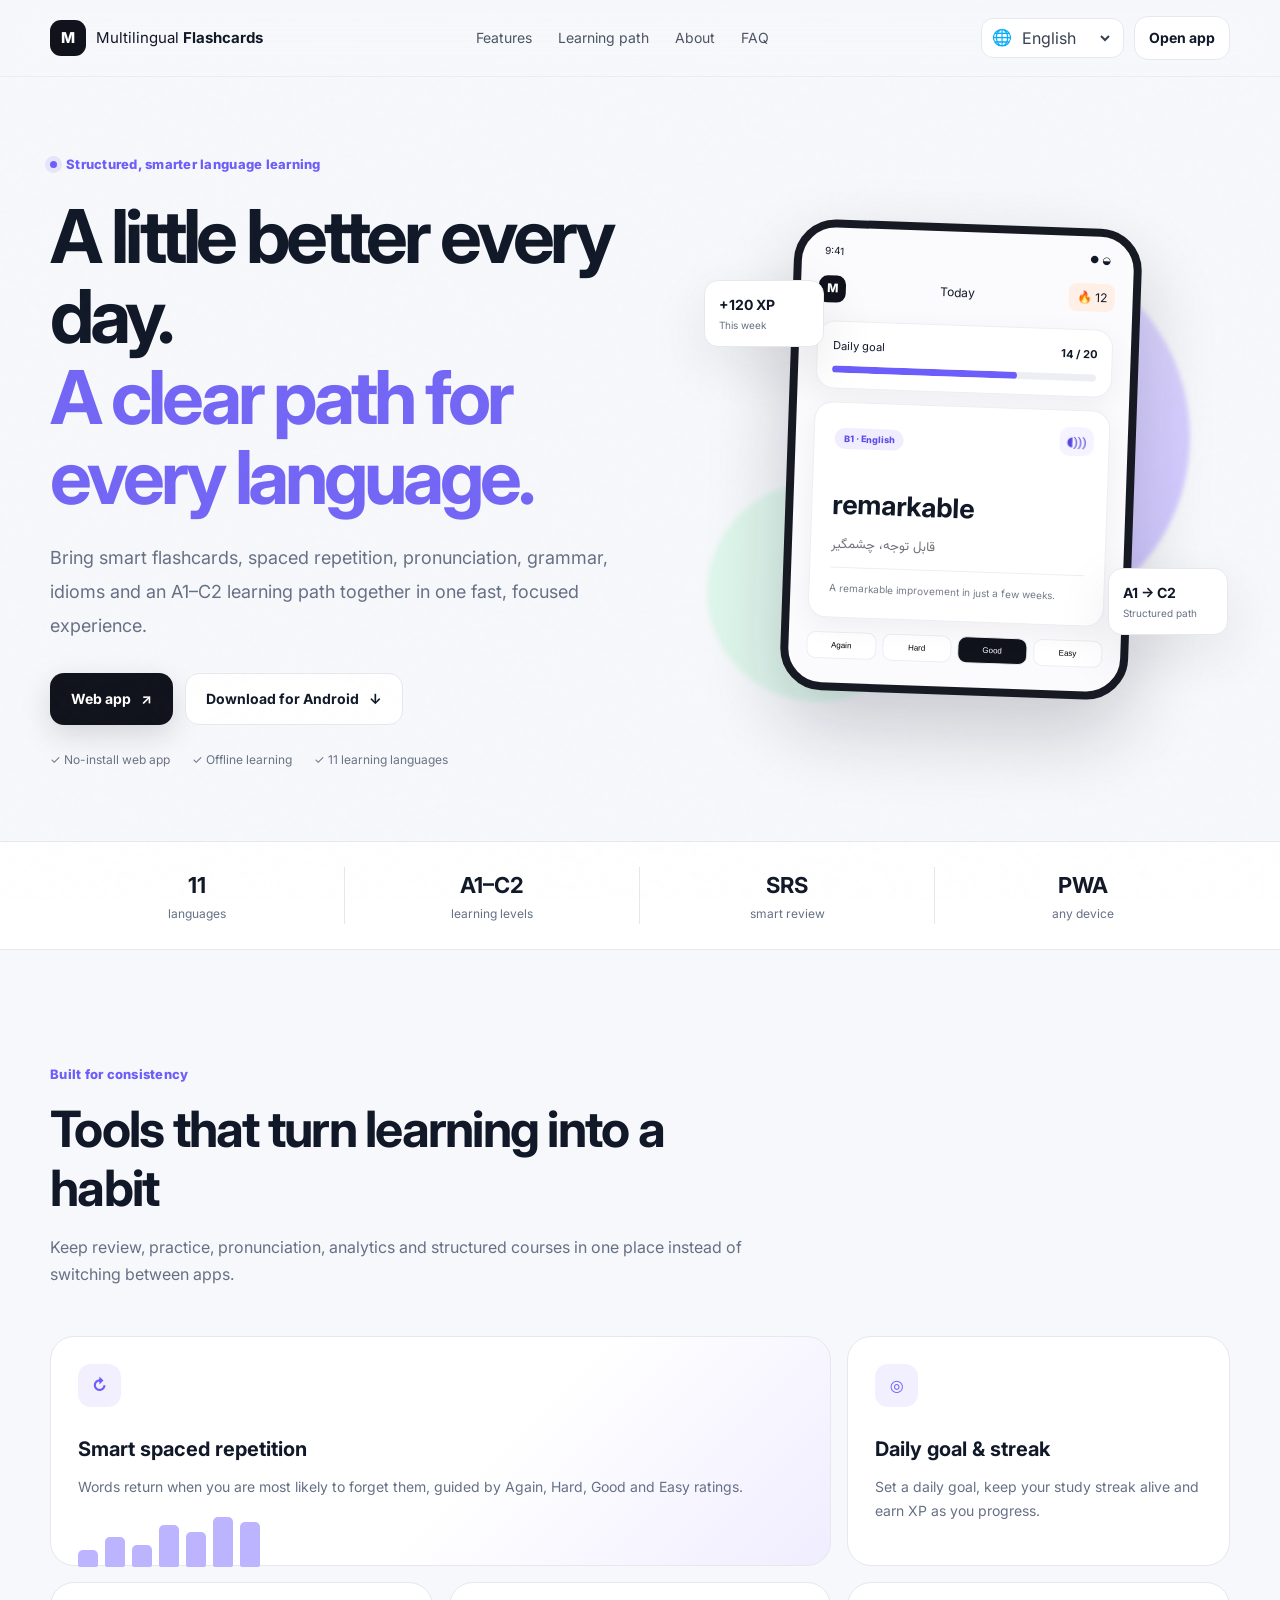
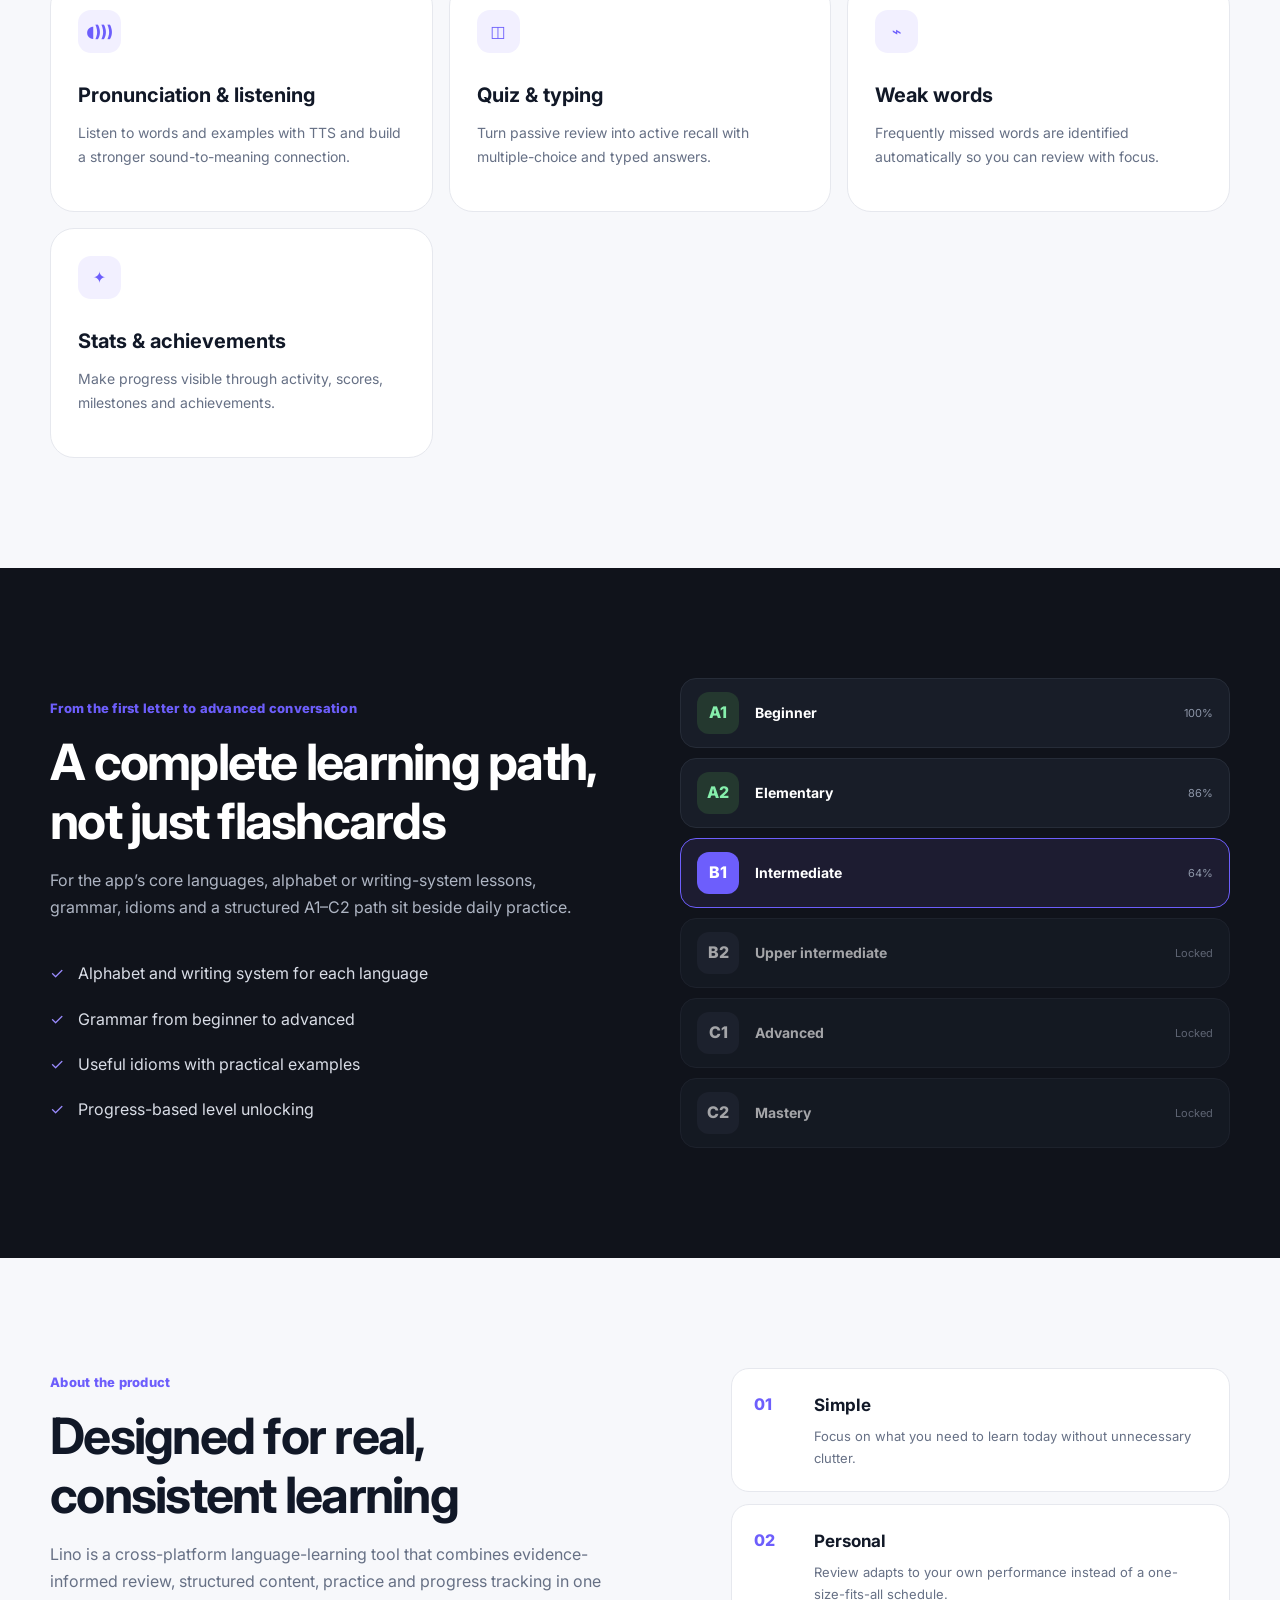
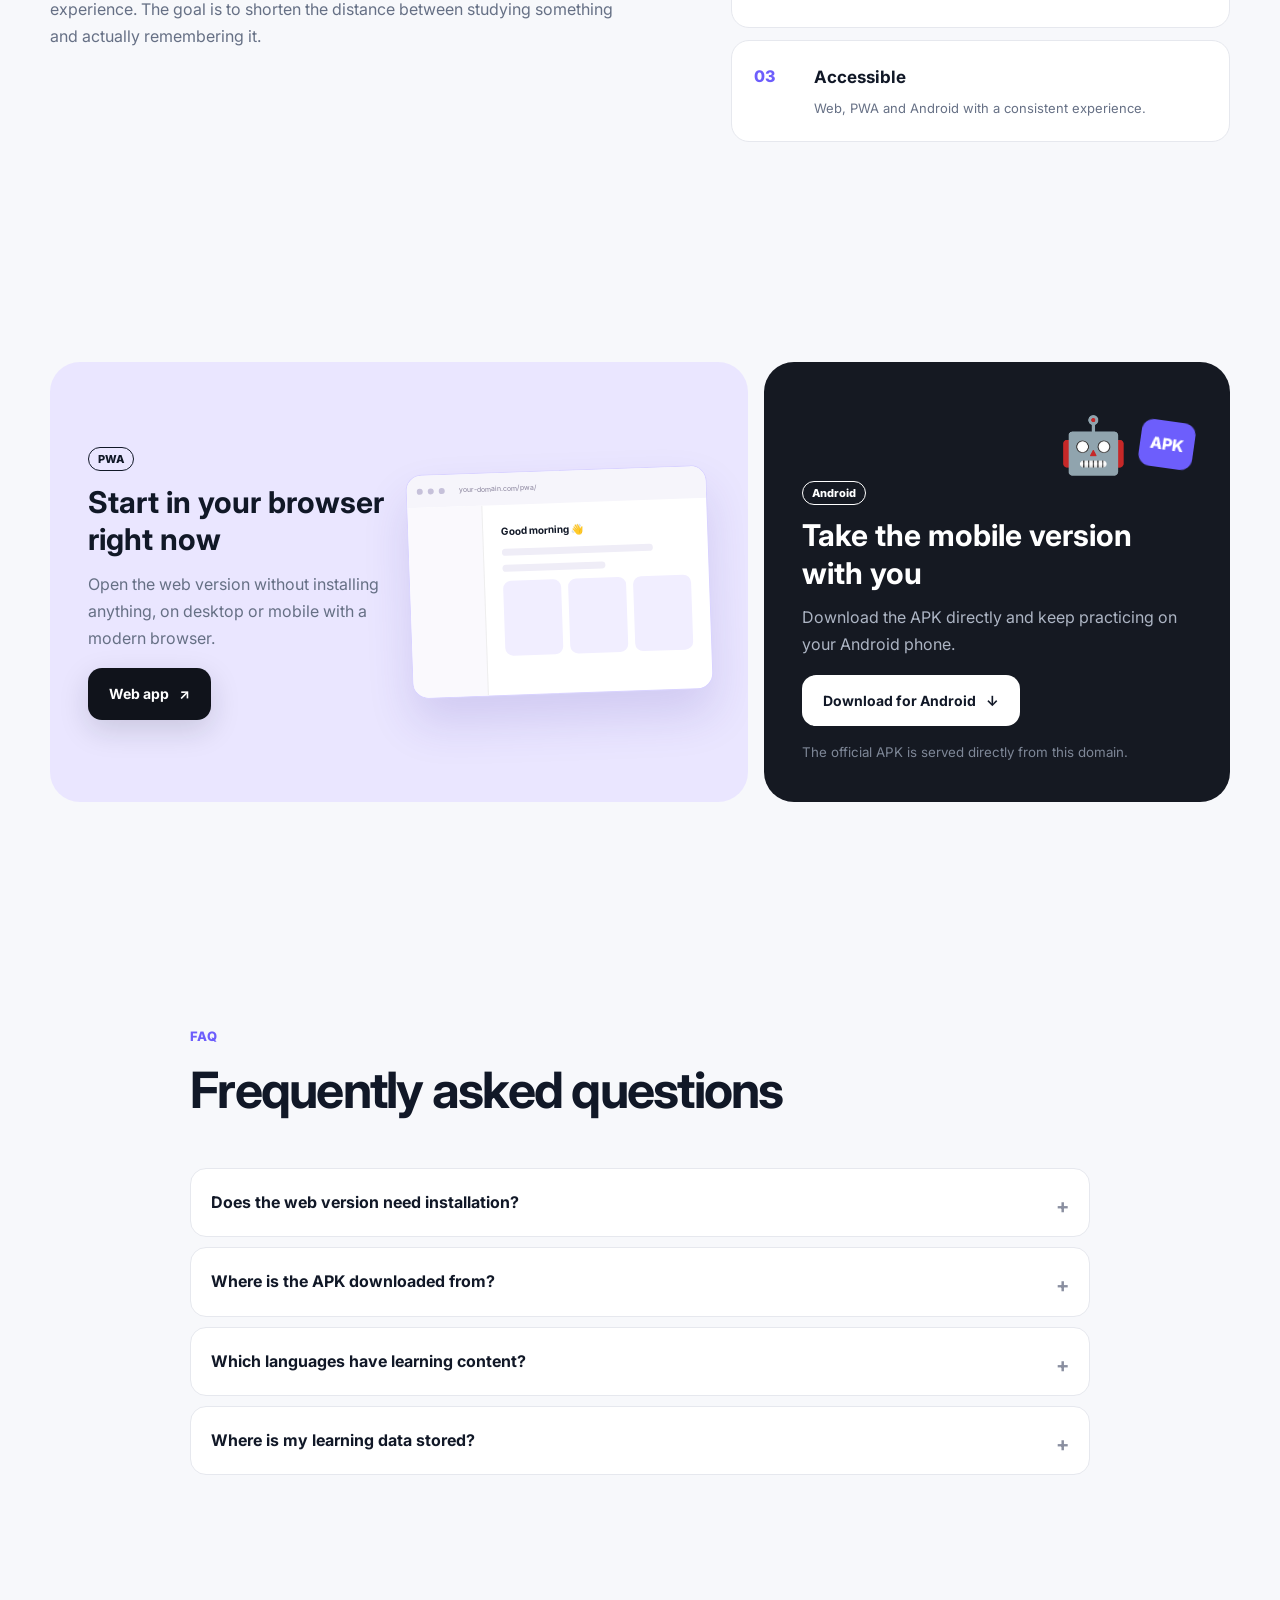
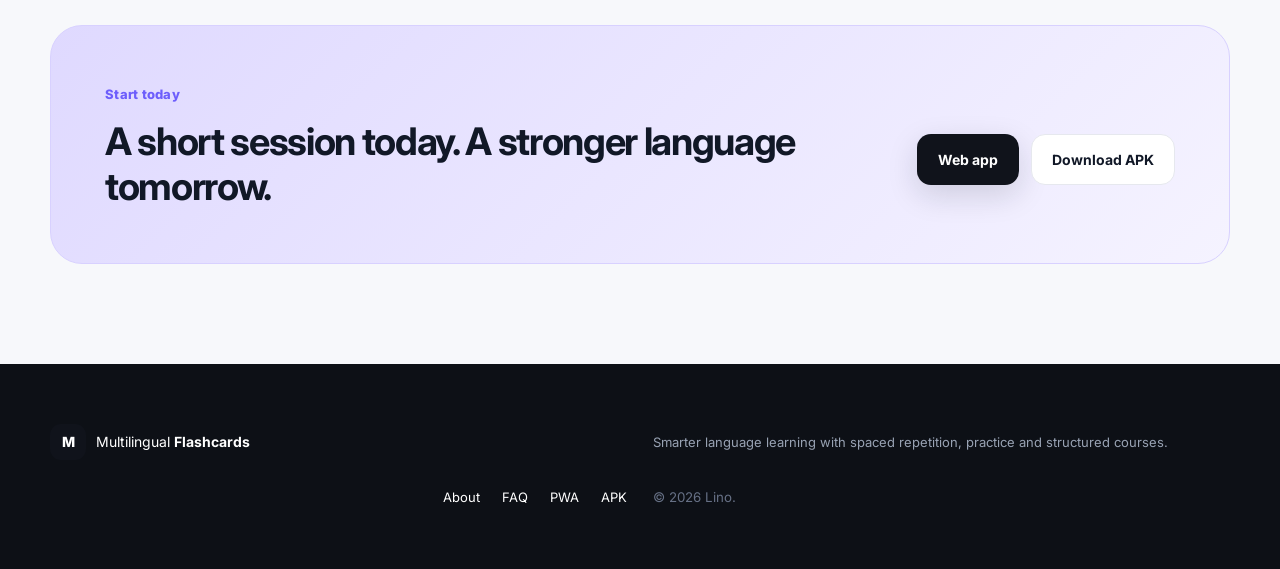
<file: landing/index.html>
<!doctype html>
<html lang="fa" dir="rtl">
<head>
  <meta charset="utf-8" />
  <meta name="viewport" content="width=device-width, initial-scale=1" />
  <meta name="theme-color" content="#111827" />
  <meta name="description" content="Learn languages with smart flashcards, spaced repetition, quizzes, pronunciation, grammar, idioms and structured A1–C2 courses." />
  <meta property="og:title" content="Lino" />
  <meta property="og:description" content="A smarter way to learn languages — on the web and Android." />
  <meta property="og:type" content="website" />
  <title>Lino — Learn smarter</title>
  <link rel="preconnect" href="https://fonts.googleapis.com">
  <link rel="preconnect" href="https://fonts.gstatic.com" crossorigin>
  <link href="https://fonts.googleapis.com/css2?family=Inter:wght@400;500;600;700;800&family=Vazirmatn:wght@400;500;600;700;800&display=swap" rel="stylesheet">
  <link rel="stylesheet" href="assets/site.css" />
</head>
<body>
  <div class="noise" aria-hidden="true"></div>
  <header class="nav-shell">
    <nav class="nav container" aria-label="Main navigation">
      <a class="brand" href="#top" aria-label="Home">
        <span class="brand-mark" aria-hidden="true">M</span>
        <span>Multilingual <b>Flashcards</b></span>
      </a>
      <div class="nav-links">
        <a href="#features" data-i18n="nav_features">ویژگی‌ها</a>
        <a href="#learn" data-i18n="nav_learning">مسیر یادگیری</a>
        <a href="#about" data-i18n="nav_about">درباره</a>
        <a href="#faq" data-i18n="nav_faq">سوالات متداول</a>
      </div>
      <div class="nav-actions">
        <label class="language-picker" aria-label="Language">
          <span aria-hidden="true">🌐</span>
          <select id="languageSelect">
            <option value="fa">فارسی</option><option value="en">English</option><option value="de">Deutsch</option>
            <option value="tr">Türkçe</option><option value="fr">Français</option><option value="es">Español</option>
            <option value="it">Italiano</option><option value="pt">Português</option><option value="ru">Русский</option>
            <option value="ar">العربية</option><option value="zh">中文</option>
          </select>
        </label>
        <a class="btn btn-small btn-ghost" href="/pwa/" data-i18n="nav_open">ورود به برنامه</a>
      </div>
    </nav>
  </header>

  <main id="top">
    <section class="hero container">
      <div class="hero-copy reveal">
        <div class="eyebrow"><span class="dot"></span><span data-i18n="eyebrow">یادگیری زبان، منظم و هوشمند</span></div>
        <h1 data-i18n="hero_title">هر روز کمی بهتر.<br><span>هر زبان، یک مسیر روشن.</span></h1>
        <p class="hero-lead" data-i18n="hero_desc">فلش‌کارت هوشمند، مرور فاصله‌دار، تلفظ، گرامر، اصطلاحات و مسیر آموزشی A1 تا C2 را در یک تجربه ساده و سریع کنار هم داشته باش.</p>
        <div class="hero-actions">
          <a class="btn btn-primary" href="/pwa/">
            <span data-i18n="web_cta">نسخه وب</span><span class="arrow" aria-hidden="true">↗</span>
          </a>
          <a class="btn btn-secondary" href="/downloads/app-release.apk" download>
            <span data-i18n="android_cta">دانلود نسخه اندروید</span><span aria-hidden="true">↓</span>
          </a>
        </div>
        <div class="hero-meta">
          <span>✓ <span data-i18n="meta_no_install">وب بدون نصب</span></span>
          <span>✓ <span data-i18n="meta_offline">یادگیری آفلاین</span></span>
          <span>✓ <span data-i18n="meta_languages">۱۱ زبان آموزشی</span></span>
        </div>
      </div>

      <div class="hero-visual reveal" aria-label="App preview">
        <div class="orb orb-a"></div><div class="orb orb-b"></div>
        <div class="phone-card">
          <div class="phone-top"><span>9:41</span><div class="phone-icons">● ◒</div></div>
          <div class="app-mini-head"><span class="mini-logo">M</span><span data-i18n="preview_today">امروز</span><span class="mini-streak">🔥 12</span></div>
          <div class="progress-card">
            <div class="row"><span data-i18n="preview_goal">هدف روزانه</span><b>14 / 20</b></div>
            <div class="track"><i style="width:70%"></i></div>
          </div>
          <div class="word-card">
            <span class="pill">B1 · English</span>
            <button class="sound" aria-label="Pronunciation">◖)))</button>
            <h3>remarkable</h3><p>قابل توجه، چشمگیر</p>
            <div class="sentence">A remarkable improvement in just a few weeks.</div>
          </div>
          <div class="rating-row"><button>Again</button><button>Hard</button><button class="active">Good</button><button>Easy</button></div>
        </div>
        <div class="float-card float-one"><b>+120 XP</b><span data-i18n="preview_week">این هفته</span></div>
        <div class="float-card float-two"><b>A1 → C2</b><span data-i18n="preview_path">مسیر مرحله‌ای</span></div>
      </div>
    </section>

    <section class="trust-strip">
      <div class="container trust-grid">
        <div><b>11</b><span data-i18n="stat_lang">زبان</span></div>
        <div><b>A1–C2</b><span data-i18n="stat_levels">سطوح آموزشی</span></div>
        <div><b>SRS</b><span data-i18n="stat_srs">مرور هوشمند</span></div>
        <div><b>PWA</b><span data-i18n="stat_anywhere">روی هر دستگاه</span></div>
      </div>
    </section>

    <section id="features" class="section container">
      <div class="section-head reveal"><span class="kicker" data-i18n="features_kicker">همه چیز برای استمرار</span><h2 data-i18n="features_title">ابزارهایی که یادگیری را به عادت تبدیل می‌کنند</h2><p data-i18n="features_desc">به‌جای پراکندگی بین چند اپ، مرور، تمرین، تلفظ، آمار و دوره آموزشی را یکجا داشته باش.</p></div>
      <div class="feature-grid">
        <article class="feature feature-large reveal"><div class="icon">↻</div><h3 data-i18n="f1_title">مرور فاصله‌دار هوشمند</h3><p data-i18n="f1_desc">کلمات درست زمانی برمی‌گردند که احتمال فراموشی بالاتر است؛ با انتخاب Again، Hard، Good و Easy.</p><div class="micro-chart"><i></i><i></i><i></i><i></i><i></i><i></i><i></i></div></article>
        <article class="feature reveal"><div class="icon">◎</div><h3 data-i18n="f2_title">هدف روزانه و Streak</h3><p data-i18n="f2_desc">هدف قابل تنظیم، زنجیره روزهای مطالعه و XP برای حفظ انگیزه.</p></article>
        <article class="feature reveal"><div class="icon">◖)))</div><h3 data-i18n="f3_title">تلفظ و شنیدن</h3><p data-i18n="f3_desc">شنیدن واژه‌ها و مثال‌ها با TTS و تمرین مداوم تلفظ.</p></article>
        <article class="feature reveal"><div class="icon">◫</div><h3 data-i18n="f4_title">Quiz و Typing</h3><p data-i18n="f4_desc">مرور را با سوال چندگزینه‌ای و تایپ پاسخ از حالت منفعل خارج کن.</p></article>
        <article class="feature reveal"><div class="icon">⌁</div><h3 data-i18n="f5_title">Weak Words</h3><p data-i18n="f5_desc">کلماتی که بیشتر اشتباه می‌زنی خودکار جدا می‌شوند تا هدفمند مرور کنی.</p></article>
        <article class="feature reveal"><div class="icon">✦</div><h3 data-i18n="f6_title">آمار و دستاوردها</h3><p data-i18n="f6_desc">پیشرفت، فعالیت، امتیازها و دستاوردها را قابل مشاهده و قابل اندازه‌گیری کن.</p></article>
      </div>
    </section>

    <section id="learn" class="section course-section">
      <div class="container course-wrap">
        <div class="course-copy reveal"><span class="kicker" data-i18n="course_kicker">از اولین حرف تا مکالمه پیشرفته</span><h2 data-i18n="course_title">یک مسیر آموزشی کامل، نه فقط فلش‌کارت</h2><p data-i18n="course_desc">برای زبان‌های اصلی اپ، آموزش خط و الفبا، گرامر، اصطلاحات و مسیر مرحله‌ای A1 تا C2 کنار تمرین روزانه قرار گرفته است.</p><ul><li data-i18n="course_1">الفبا و سیستم نوشتاری هر زبان</li><li data-i18n="course_2">گرامر مرحله‌بندی‌شده از مقدماتی تا پیشرفته</li><li data-i18n="course_3">اصطلاحات کاربردی و مثال‌های واقعی</li><li data-i18n="course_4">باز شدن مرحله‌ای سطوح بر اساس پیشرفت</li></ul></div>
        <div class="levels reveal" aria-label="Course levels">
          <div class="level done"><span>A1</span><b data-i18n="level_beginner">مقدماتی</b><i>100%</i></div>
          <div class="level done"><span>A2</span><b data-i18n="level_elementary">پایه</b><i>86%</i></div>
          <div class="level current"><span>B1</span><b data-i18n="level_intermediate">متوسط</b><i>64%</i></div>
          <div class="level"><span>B2</span><b data-i18n="level_upper">متوسط رو به بالا</b><i>Locked</i></div>
          <div class="level"><span>C1</span><b data-i18n="level_advanced">پیشرفته</b><i>Locked</i></div>
          <div class="level"><span>C2</span><b data-i18n="level_mastery">تسلط</b><i>Locked</i></div>
        </div>
      </div>
    </section>

    <section id="about" class="section container about-grid">
      <div class="about-card reveal"><span class="kicker" data-i18n="about_kicker">درباره محصول</span><h2 data-i18n="about_title">ساخته شده برای یادگیری واقعی و مستمر</h2><p data-i18n="about_desc">Lino یک ابزار چندسکویی برای یادگیری زبان است که مرور علمی، محتوای آموزشی، تمرین و پیگیری پیشرفت را در یک تجربه واحد ترکیب می‌کند. هدف، کوتاه‌تر کردن فاصله بین «مطالعه کردن» و «به خاطر سپردن» است.</p></div>
      <div class="principles reveal"><div><span>01</span><h3 data-i18n="p1_title">ساده</h3><p data-i18n="p1_desc">تمرکز روی چیزی که امروز باید یاد بگیری، بدون شلوغی.</p></div><div><span>02</span><h3 data-i18n="p2_title">شخصی</h3><p data-i18n="p2_desc">مرور بر اساس عملکرد خودت، نه برنامه ثابت برای همه.</p></div><div><span>03</span><h3 data-i18n="p3_title">در دسترس</h3><p data-i18n="p3_desc">وب، PWA و Android با تجربه‌ای یکپارچه.</p></div></div>
    </section>

    <section class="section container platform-grid">
      <article class="platform web reveal"><div><span class="platform-tag">PWA</span><h2 data-i18n="web_title">همین حالا در مرورگر شروع کن</h2><p data-i18n="web_desc">بدون نصب وارد نسخه وب شو؛ روی دسکتاپ یا موبایل و در مرورگرهای مدرن.</p><a class="btn btn-primary" href="/pwa/"><span data-i18n="web_cta">نسخه وب</span> ↗</a></div><div class="browser"><div class="browser-bar"><i></i><i></i><i></i><span>your-domain.com/pwa/</span></div><div class="browser-body"><div class="fake-side"></div><div class="fake-content"><b>Good morning 👋</b><div></div><div></div><div class="fake-cards"><i></i><i></i><i></i></div></div></div></div></article>
      <article class="platform android reveal"><div class="android-art"><div class="android-icon">🤖</div><div class="apk">APK</div></div><div><span class="platform-tag">Android</span><h2 data-i18n="android_title">نسخه موبایل را همراهت داشته باش</h2><p data-i18n="android_desc">APK را مستقیم دریافت کن و تمرین‌هایت را روی گوشی ادامه بده.</p><a class="btn btn-light" href="/downloads/app-release.apk" download><span data-i18n="android_cta">دانلود نسخه اندروید</span> ↓</a><small data-i18n="apk_hint">فایل رسمی APK از همین دامنه دریافت می‌شود.</small></div></article>
    </section>

    <section id="faq" class="section container faq-wrap">
      <div class="section-head reveal"><span class="kicker">FAQ</span><h2 data-i18n="faq_title">سوالات متداول</h2></div>
      <div class="faq-list reveal">
        <details><summary data-i18n="q1">آیا نسخه وب نیاز به نصب دارد؟</summary><p data-i18n="a1">خیر. مستقیماً از مرورگر اجرا می‌شود و در مرورگرهای پشتیبانی‌شده می‌توان آن را به‌عنوان PWA نصب کرد.</p></details>
        <details><summary data-i18n="q2">APK از کجا دانلود می‌شود؟</summary><p data-i18n="a2">دکمه نسخه موبایل همیشه به مسیر ثابت /downloads/app-release.apk اشاره می‌کند؛ بنابراین با هر انتشار فقط فایل APK در سرور جایگزین می‌شود.</p></details>
        <details><summary data-i18n="q3">چه زبان‌هایی محتوای آموزشی دارند؟</summary><p data-i18n="a3">انگلیسی، فارسی، آلمانی، ترکی، فرانسوی، اسپانیایی، ایتالیایی، پرتغالی، روسی، عربی و چینی.</p></details>
        <details><summary data-i18n="q4">اطلاعات یادگیری من کجا ذخیره می‌شود؟</summary><p data-i18n="a4">اپ برای یادگیری آفلاین طراحی شده و بخش قابل توجهی از داده‌ها محلی نگهداری می‌شود. امکانات همگام‌سازی ابری در صورت اتصال سرویس مربوطه قابل فعال‌سازی است.</p></details>
      </div>
    </section>

    <section class="final-cta">
      <div class="container final-inner reveal"><div><span class="kicker" data-i18n="final_kicker">امروز شروع کن</span><h2 data-i18n="final_title">یک جلسه کوتاه امروز، یک زبان قوی‌تر فردا.</h2></div><div class="hero-actions"><a class="btn btn-primary" href="/pwa/" data-i18n="web_cta">نسخه وب</a><a class="btn btn-secondary" href="/downloads/app-release.apk" download data-i18n="android_short">دانلود APK</a></div></div>
    </section>
  </main>

  <footer>
    <div class="container footer-grid"><div class="brand footer-brand"><span class="brand-mark">M</span><span>Multilingual <b>Flashcards</b></span></div><p data-i18n="footer_desc">یادگیری هوشمند زبان با مرور فاصله‌دار، تمرین و مسیر آموزشی.</p><div class="footer-links"><a href="#about" data-i18n="nav_about">درباره</a><a href="#faq" data-i18n="nav_faq">FAQ</a><a href="/pwa/">PWA</a><a href="/downloads/app-release.apk">APK</a></div><small>© <span id="year"></span> Lino.</small></div>
  </footer>
  <script src="assets/site.js"></script>
</body>
</html>
</file>
<file: landing/assets/site.css>
:root{--bg:#f7f8fb;--ink:#111827;--muted:#667085;--line:#e6e8ee;--card:#fff;--accent:#6d5efc;--accent2:#9b8cff;--dark:#10131b;--radius:24px;--shadow:0 20px 60px rgba(17,24,39,.09)}*{box-sizing:border-box}html{scroll-behavior:smooth}body{margin:0;background:var(--bg);color:var(--ink);font-family:Inter,Vazirmatn,system-ui,sans-serif;line-height:1.7;-webkit-font-smoothing:antialiased}.noise{position:fixed;inset:0;pointer-events:none;opacity:.025;background-image:url("data:image/svg+xml,%3Csvg viewBox='0 0 180 180' xmlns='http://www.w3.org/2000/svg'%3E%3Cfilter id='n'%3E%3CfeTurbulence type='fractalNoise' baseFrequency='.8' numOctaves='3' stitchTiles='stitch'/%3E%3C/filter%3E%3Crect width='100%25' height='100%25' filter='url(%23n)' opacity='.7'/%3E%3C/svg%3E")}a{color:inherit;text-decoration:none}.container{width:min(1180px,calc(100% - 40px));margin:auto}.nav-shell{position:sticky;top:0;z-index:50;background:rgba(247,248,251,.78);backdrop-filter:blur(18px);border-bottom:1px solid rgba(230,232,238,.7)}.nav{height:76px;display:flex;align-items:center;gap:28px;justify-content:space-between}.brand{display:flex;align-items:center;gap:10px;font-size:15px;white-space:nowrap}.brand-mark{width:36px;height:36px;border-radius:11px;display:grid;place-items:center;background:var(--dark);color:white;font-weight:800}.nav-links{display:flex;align-items:center;gap:26px;font-size:14px;color:#4b5563}.nav-links a:hover{color:var(--ink)}.nav-actions{display:flex;align-items:center;gap:10px}.language-picker{height:40px;border:1px solid var(--line);background:#fff;border-radius:12px;display:flex;align-items:center;padding:0 10px;gap:6px}.language-picker select{border:0;background:transparent;font:inherit;color:#374151;outline:0;max-width:95px}.btn{display:inline-flex;align-items:center;justify-content:center;gap:10px;border-radius:14px;padding:13px 20px;font-weight:700;font-size:14px;border:1px solid transparent;transition:.25s ease;cursor:pointer}.btn:hover{transform:translateY(-2px)}.btn-small{padding:9px 14px}.btn-primary{background:var(--dark);color:#fff;box-shadow:0 10px 30px rgba(17,24,39,.15)}.btn-primary:hover{background:#232838}.btn-secondary,.btn-ghost{background:#fff;border-color:var(--line)}.btn-light{background:#fff;color:#111827}.hero{min-height:680px;display:grid;grid-template-columns:1.04fr .96fr;align-items:center;gap:60px;padding-top:72px;padding-bottom:70px}.eyebrow,.kicker{display:inline-flex;align-items:center;gap:9px;color:var(--accent);font-size:13px;font-weight:800;letter-spacing:.02em}.dot{width:7px;height:7px;border-radius:50%;background:var(--accent);box-shadow:0 0 0 5px rgba(109,94,252,.12)}h1,h2,h3,p{margin-top:0}.hero h1{font-size:clamp(44px,5.8vw,76px);line-height:1.08;letter-spacing:-.055em;margin:20px 0 24px;max-width:820px}.hero h1 span{color:#7466f5}.hero-lead{max-width:650px;color:var(--muted);font-size:18px;line-height:1.9}.hero-actions{display:flex;gap:12px;flex-wrap:wrap;margin-top:30px}.hero-meta{display:flex;gap:22px;flex-wrap:wrap;margin-top:25px;color:#697386;font-size:12px}.hero-visual{position:relative;min-height:540px;display:grid;place-items:center}.orb{position:absolute;border-radius:50%;filter:blur(2px)}.orb-a{width:390px;height:390px;background:linear-gradient(145deg,#e6e1ff,#cfc6ff);top:52px;right:40px}.orb-b{width:220px;height:220px;background:#dff6ec;bottom:28px;left:15px}.phone-card{position:relative;z-index:3;width:min(348px,80vw);background:#fbfbfd;border:8px solid #171a23;border-radius:42px;padding:15px 18px 24px;box-shadow:0 35px 80px rgba(20,20,40,.2);transform:rotate(2deg)}.phone-top,.app-mini-head,.row{display:flex;justify-content:space-between;align-items:center}.phone-top{font-size:10px;padding:0 5px 10px}.app-mini-head{font-size:12px;margin:5px 0 18px}.mini-logo{width:27px;height:27px;border-radius:9px;background:var(--dark);color:#fff;display:grid;place-items:center;font-weight:800}.mini-streak{background:#fff0e7;padding:4px 8px;border-radius:8px}.progress-card,.word-card{background:#fff;border:1px solid #eceef3;border-radius:18px;padding:15px;box-shadow:0 8px 28px rgba(17,24,39,.05)}.progress-card{font-size:11px}.track{height:7px;background:#edeef4;border-radius:20px;margin-top:10px;overflow:hidden}.track i{display:block;height:100%;background:var(--accent);border-radius:20px}.word-card{margin-top:13px;padding:20px;position:relative}.pill{background:#f0edff;color:#5d4ee9;padding:5px 9px;border-radius:20px;font-size:9px;font-weight:800}.sound{position:absolute;top:16px;inset-inline-end:15px;border:0;background:#f4f3ff;border-radius:10px;padding:7px;color:#5546df}.word-card h3{font-size:27px;margin:32px 0 4px}.word-card p{font-size:13px;color:#71717a}.sentence{border-top:1px solid #eee;padding-top:12px;font-size:10px;color:#757b89}.rating-row{display:grid;grid-template-columns:repeat(4,1fr);gap:6px;margin-top:14px}.rating-row button{border:1px solid #eceef3;background:#fff;border-radius:9px;font-size:8px;padding:8px 4px}.rating-row .active{background:var(--dark);color:#fff}.float-card{position:absolute;z-index:5;background:#fff;border:1px solid var(--line);border-radius:14px;padding:12px 14px;box-shadow:var(--shadow);display:flex;flex-direction:column;min-width:120px}.float-card b{font-size:14px}.float-card span{font-size:10px;color:var(--muted)}.float-one{top:90px;left:12px}.float-two{right:2px;bottom:95px}.trust-strip{background:#fff;border-top:1px solid var(--line);border-bottom:1px solid var(--line)}.trust-grid{display:grid;grid-template-columns:repeat(4,1fr);padding:25px 0}.trust-grid div{text-align:center;border-inline-end:1px solid var(--line)}.trust-grid div:last-child{border:0}.trust-grid b{display:block;font-size:22px}.trust-grid span{display:block;color:var(--muted);font-size:12px}.section{padding-top:110px;padding-bottom:110px}.section-head{max-width:700px;margin-bottom:48px}.section-head h2,.course-copy h2,.about-card h2,.final-inner h2{font-size:clamp(32px,4vw,50px);line-height:1.18;letter-spacing:-.035em;margin:12px 0 16px}.section-head p,.course-copy p,.about-card p{color:var(--muted);font-size:16px}.feature-grid{display:grid;grid-template-columns:repeat(3,1fr);gap:16px}.feature{background:#fff;border:1px solid var(--line);border-radius:var(--radius);padding:27px;min-height:230px;transition:.25s}.feature:hover{transform:translateY(-4px);box-shadow:var(--shadow)}.feature-large{grid-column:span 2;background:linear-gradient(135deg,#fff 55%,#f0edff)}.feature .icon{width:43px;height:43px;border-radius:13px;background:#f2f0ff;color:var(--accent);display:grid;place-items:center;font-weight:800;margin-bottom:25px}.feature h3{font-size:20px;margin-bottom:9px}.feature p{color:var(--muted);font-size:14px}.micro-chart{height:54px;display:flex;align-items:end;gap:7px;position:absolute}.micro-chart i{display:block;width:20px;border-radius:5px 5px 2px 2px;background:#bcb4ff}.micro-chart i:nth-child(1){height:17px}.micro-chart i:nth-child(2){height:30px}.micro-chart i:nth-child(3){height:22px}.micro-chart i:nth-child(4){height:42px}.micro-chart i:nth-child(5){height:35px}.micro-chart i:nth-child(6){height:50px}.micro-chart i:nth-child(7){height:45px}.course-section{background:var(--dark);color:#fff}.course-wrap{display:grid;grid-template-columns:1fr 1fr;gap:80px;align-items:center}.course-copy p{color:#aeb5c3}.course-copy ul{list-style:none;padding:0;margin:30px 0 0}.course-copy li{position:relative;padding:9px 28px 9px 0;color:#d9dde6}.course-copy li:before{content:'✓';position:absolute;right:0;color:#9b8cff}.levels{display:flex;flex-direction:column;gap:10px}.level{display:grid;grid-template-columns:58px 1fr auto;align-items:center;background:#181d28;border:1px solid #262c38;border-radius:16px;padding:13px 16px;opacity:.62}.level span{width:42px;height:42px;border-radius:12px;background:#252b39;display:grid;place-items:center;font-weight:800}.level b{font-size:14px}.level i{font-style:normal;font-size:11px;color:#8d96a8}.level.done,.level.current{opacity:1}.level.done span{background:#24382f;color:#86efac}.level.current{border-color:#6d5efc;background:#1d1c31}.level.current span{background:#6d5efc}.about-grid{display:grid;grid-template-columns:1.1fr .9fr;gap:70px;align-items:start}.about-card{padding-inline-end:30px}.principles{display:grid;gap:12px}.principles>div{background:#fff;border:1px solid var(--line);border-radius:18px;padding:22px;display:grid;grid-template-columns:48px 1fr;column-gap:12px}.principles span{grid-row:span 2;color:var(--accent);font-weight:800}.principles h3{margin:0;font-size:17px}.principles p{margin:5px 0 0;color:var(--muted);font-size:13px}.platform-grid{display:grid;grid-template-columns:1.2fr .8fr;gap:16px}.platform{min-height:440px;border-radius:30px;padding:38px;overflow:hidden;position:relative}.platform h2{font-size:30px;line-height:1.25;margin:12px 0}.platform p{color:#667085;max-width:480px}.platform-tag{font-size:11px;border:1px solid currentColor;border-radius:20px;padding:4px 9px;font-weight:800}.platform.web{background:#eae6ff;display:grid;grid-template-columns:1fr 1fr;align-items:center;gap:20px}.browser{background:white;border:1px solid #d9d3ff;border-radius:16px;box-shadow:0 25px 45px rgba(65,48,170,.15);transform:rotate(-2deg);overflow:hidden}.browser-bar{height:32px;background:#f6f5fb;display:flex;align-items:center;gap:5px;padding:0 10px}.browser-bar i{width:6px;height:6px;border-radius:50%;background:#c6c1da}.browser-bar span{font-size:7px;color:#8a849d;margin-left:9px}.browser-body{display:grid;grid-template-columns:25% 75%;height:190px}.fake-side{background:#faf9fd;border-right:1px solid #eee}.fake-content{padding:18px;font-size:10px}.fake-content>div{height:7px;background:#efedf7;border-radius:5px;margin-top:9px;width:80%}.fake-content>div:nth-child(3){width:55%}.fake-cards{display:grid!important;grid-template-columns:repeat(3,1fr);gap:7px;height:75px!important;background:none!important;width:100%!important}.fake-cards i{background:#f1eeff;border-radius:8px}.platform.android{background:#151922;color:#fff;display:flex;flex-direction:column;justify-content:flex-end}.platform.android p{color:#adb5c4}.android-art{position:absolute;top:36px;right:36px;display:flex;align-items:center;gap:12px}.android-icon{font-size:55px}.apk{background:#6d5efc;border-radius:12px;padding:10px;font-weight:800;transform:rotate(8deg)}.platform small{display:block;color:#7e8797;margin-top:15px}.faq-wrap{max-width:900px}.faq-list details{background:#fff;border:1px solid var(--line);border-radius:16px;margin-bottom:10px;padding:0 20px}.faq-list summary{cursor:pointer;padding:20px 0;font-weight:700;list-style:none}.faq-list summary:after{content:'+';float:inline-end;font-size:20px;color:#8a8fa0}.faq-list details[open] summary:after{content:'−'}.faq-list p{color:var(--muted);padding-bottom:18px;margin:0;font-size:14px}.final-cta{padding:30px 0 100px}.final-inner{background:linear-gradient(135deg,#dfd9ff,#f5f3ff);border:1px solid #d8d1ff;border-radius:32px;padding:54px;display:flex;justify-content:space-between;align-items:center;gap:30px}.final-inner h2{max-width:700px;margin-bottom:0;font-size:38px}footer{background:#0d1016;color:#fff;padding:60px 0}.footer-grid{display:grid;grid-template-columns:1fr 1fr;gap:26px;align-items:center}.footer-brand{font-size:14px}.footer-grid p{color:#98a2b3;font-size:13px;margin:0}.footer-links{display:flex;gap:22px;font-size:13px;justify-content:flex-end}.footer-grid small{color:#667085}.reveal{opacity:0;transform:translateY(14px);transition:.6s ease}.reveal.visible{opacity:1;transform:none}[dir=rtl] .hero h1{letter-spacing:-.025em}[dir=rtl] .course-copy li{padding:9px 28px 9px 0}[dir=rtl] .course-copy li:before{right:0}[dir=ltr] .course-copy li{padding:9px 0 9px 28px}[dir=ltr] .course-copy li:before{left:0;right:auto}[dir=rtl] .browser{transform:rotate(2deg)}@media(max-width:980px){.nav-links{display:none}.hero{grid-template-columns:1fr;gap:15px;padding-top:55px}.hero-copy{text-align:center}.hero-lead{margin-inline:auto}.hero-actions,.hero-meta{justify-content:center}.hero-visual{min-height:520px}.feature-grid{grid-template-columns:repeat(2,1fr)}.feature-large{grid-column:span 2}.course-wrap,.about-grid{grid-template-columns:1fr}.platform-grid{grid-template-columns:1fr}.final-inner{flex-direction:column;text-align:center}.final-inner .hero-actions{justify-content:center}}@media(max-width:640px){.container{width:min(calc(100% - 28px),1180px)}.nav{height:66px}.brand span:last-child,.nav-actions .btn{display:none}.language-picker{height:38px}.hero{min-height:auto;padding-top:45px}.hero h1{font-size:42px}.hero-lead{font-size:15px}.hero-visual{min-height:470px}.float-one{left:-2px}.float-two{right:-4px}.trust-grid{grid-template-columns:repeat(2,1fr);row-gap:22px}.trust-grid div:nth-child(2){border:0}.section{padding-top:78px;padding-bottom:78px}.feature-grid{grid-template-columns:1fr}.feature-large{grid-column:span 1}.course-wrap{gap:45px}.platform{padding:26px}.platform.web{grid-template-columns:1fr}.browser{margin-top:20px}.about-card{padding:0}.final-inner{padding:34px 22px}.final-inner h2{font-size:30px}.footer-grid{grid-template-columns:1fr;text-align:center}.footer-brand,.footer-links{justify-content:center}.footer-links{flex-wrap:wrap}.android-art{top:24px;right:24px}.platform.android{padding-top:150px}}
</file>
